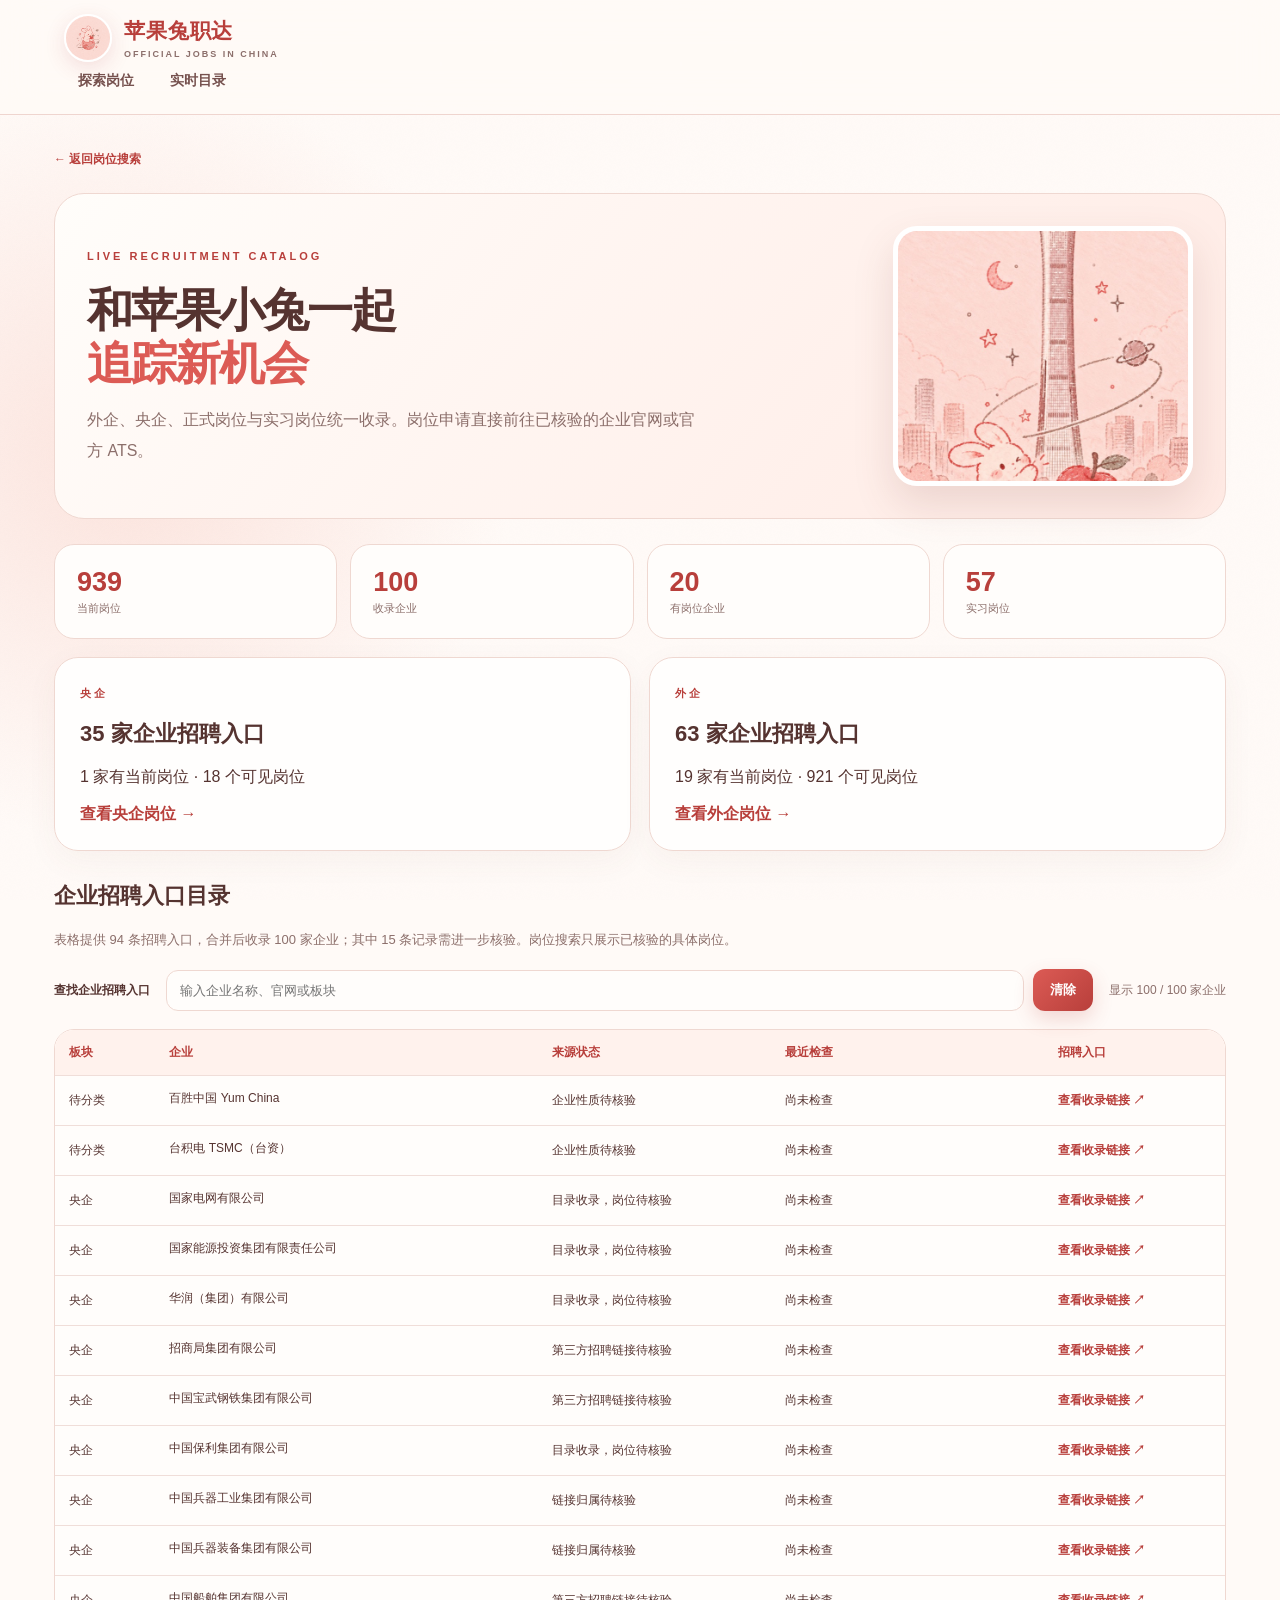
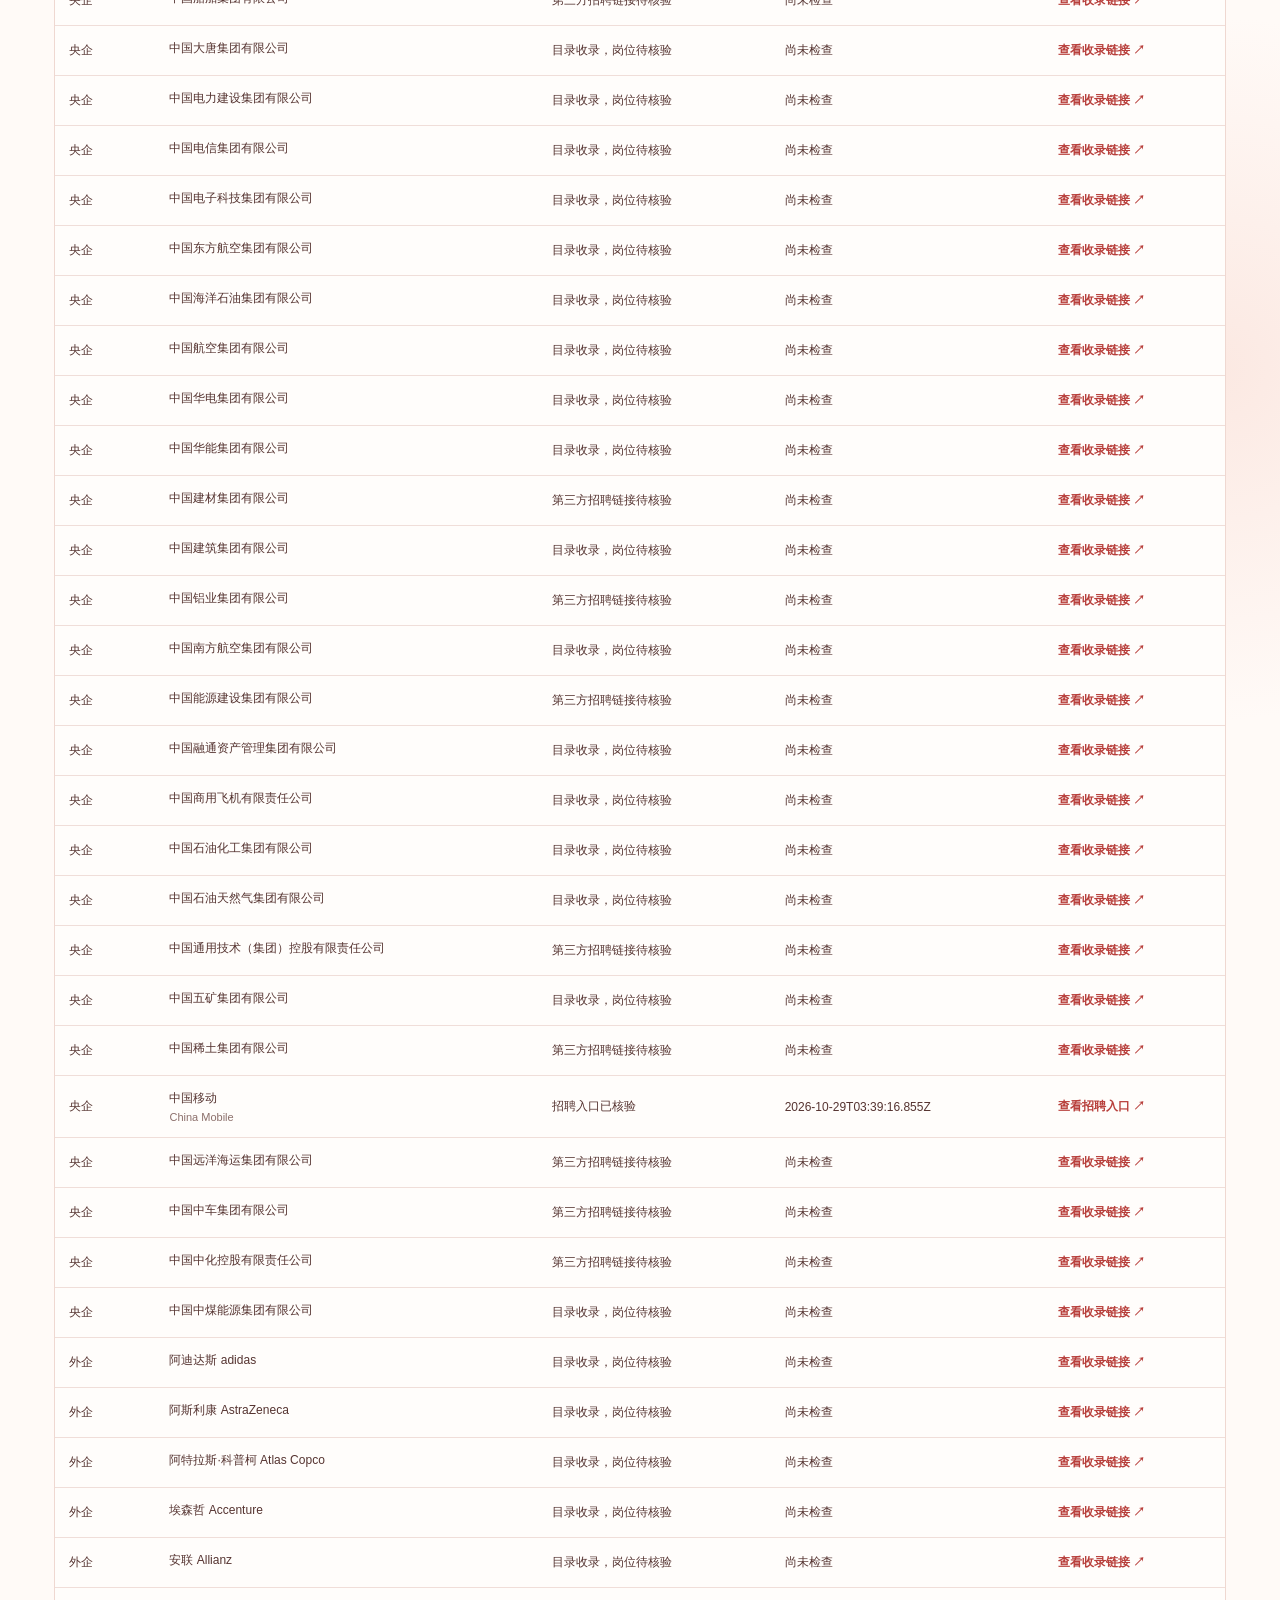
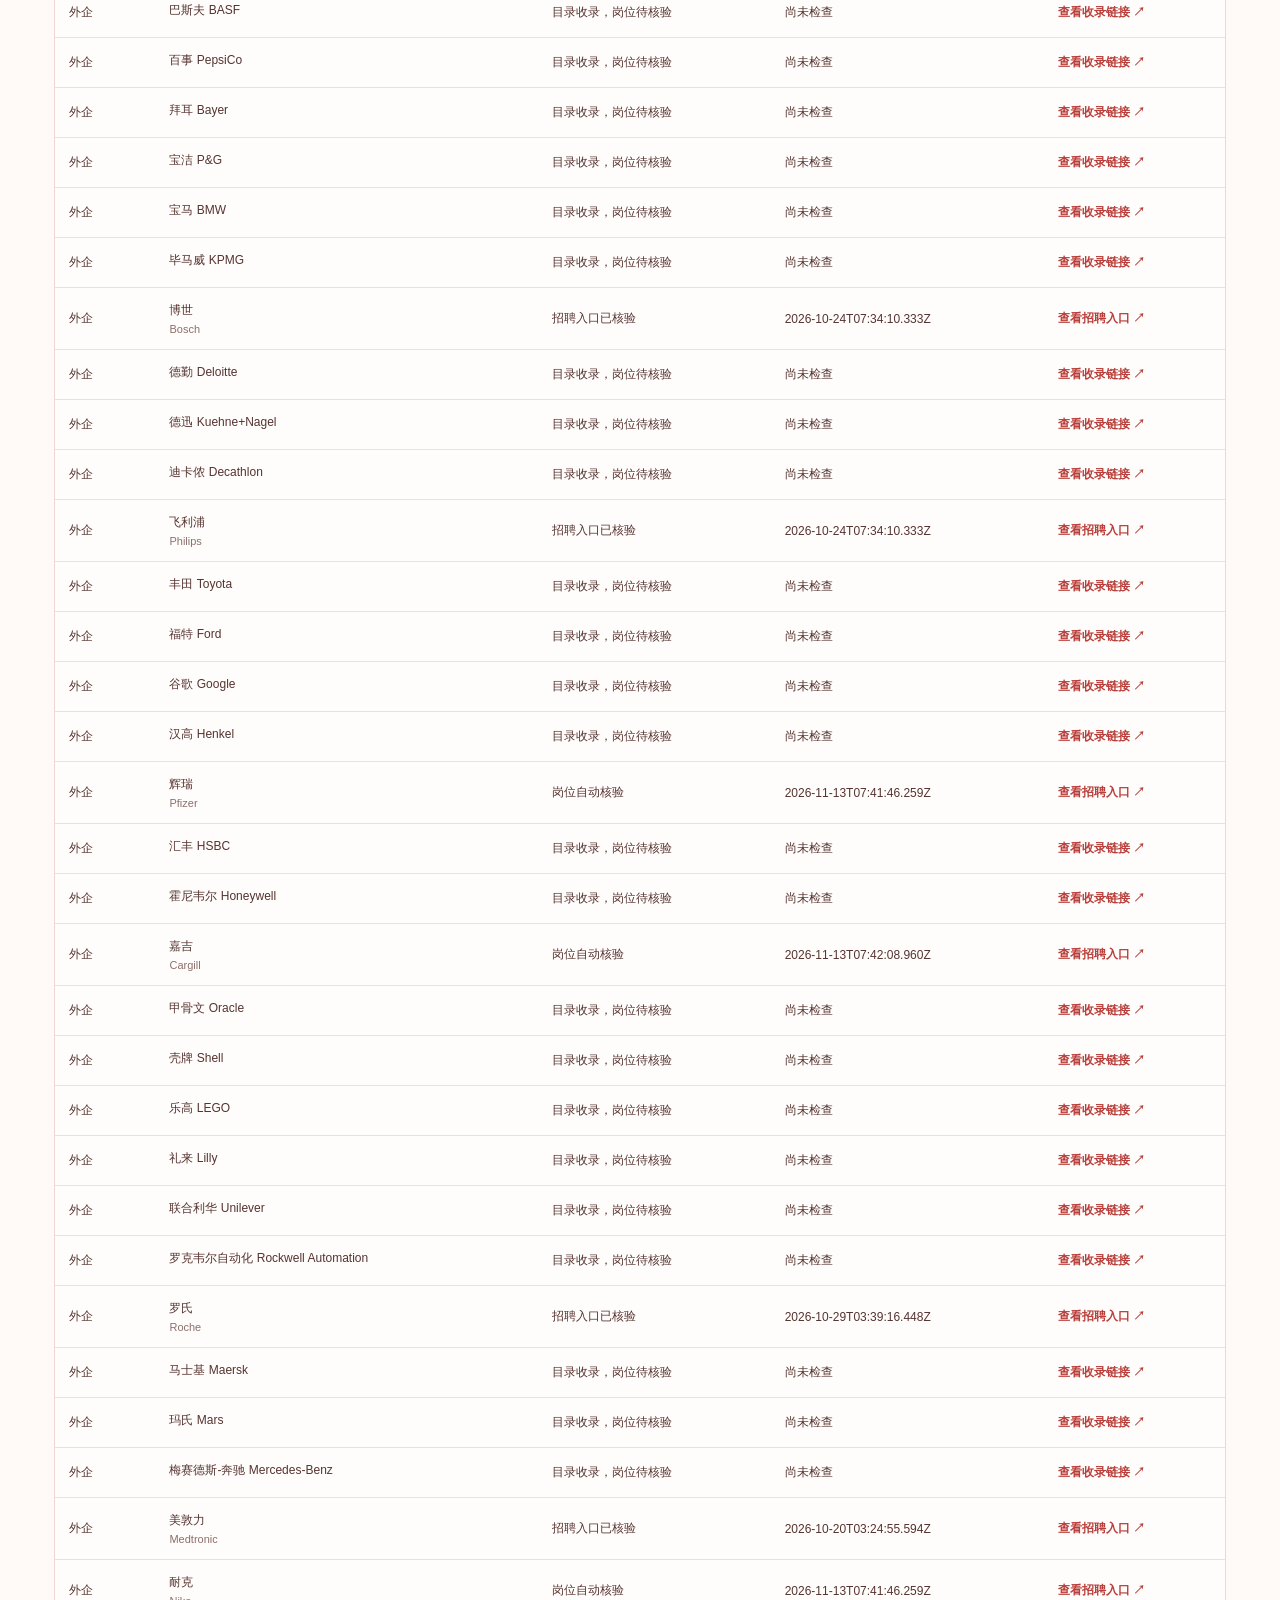
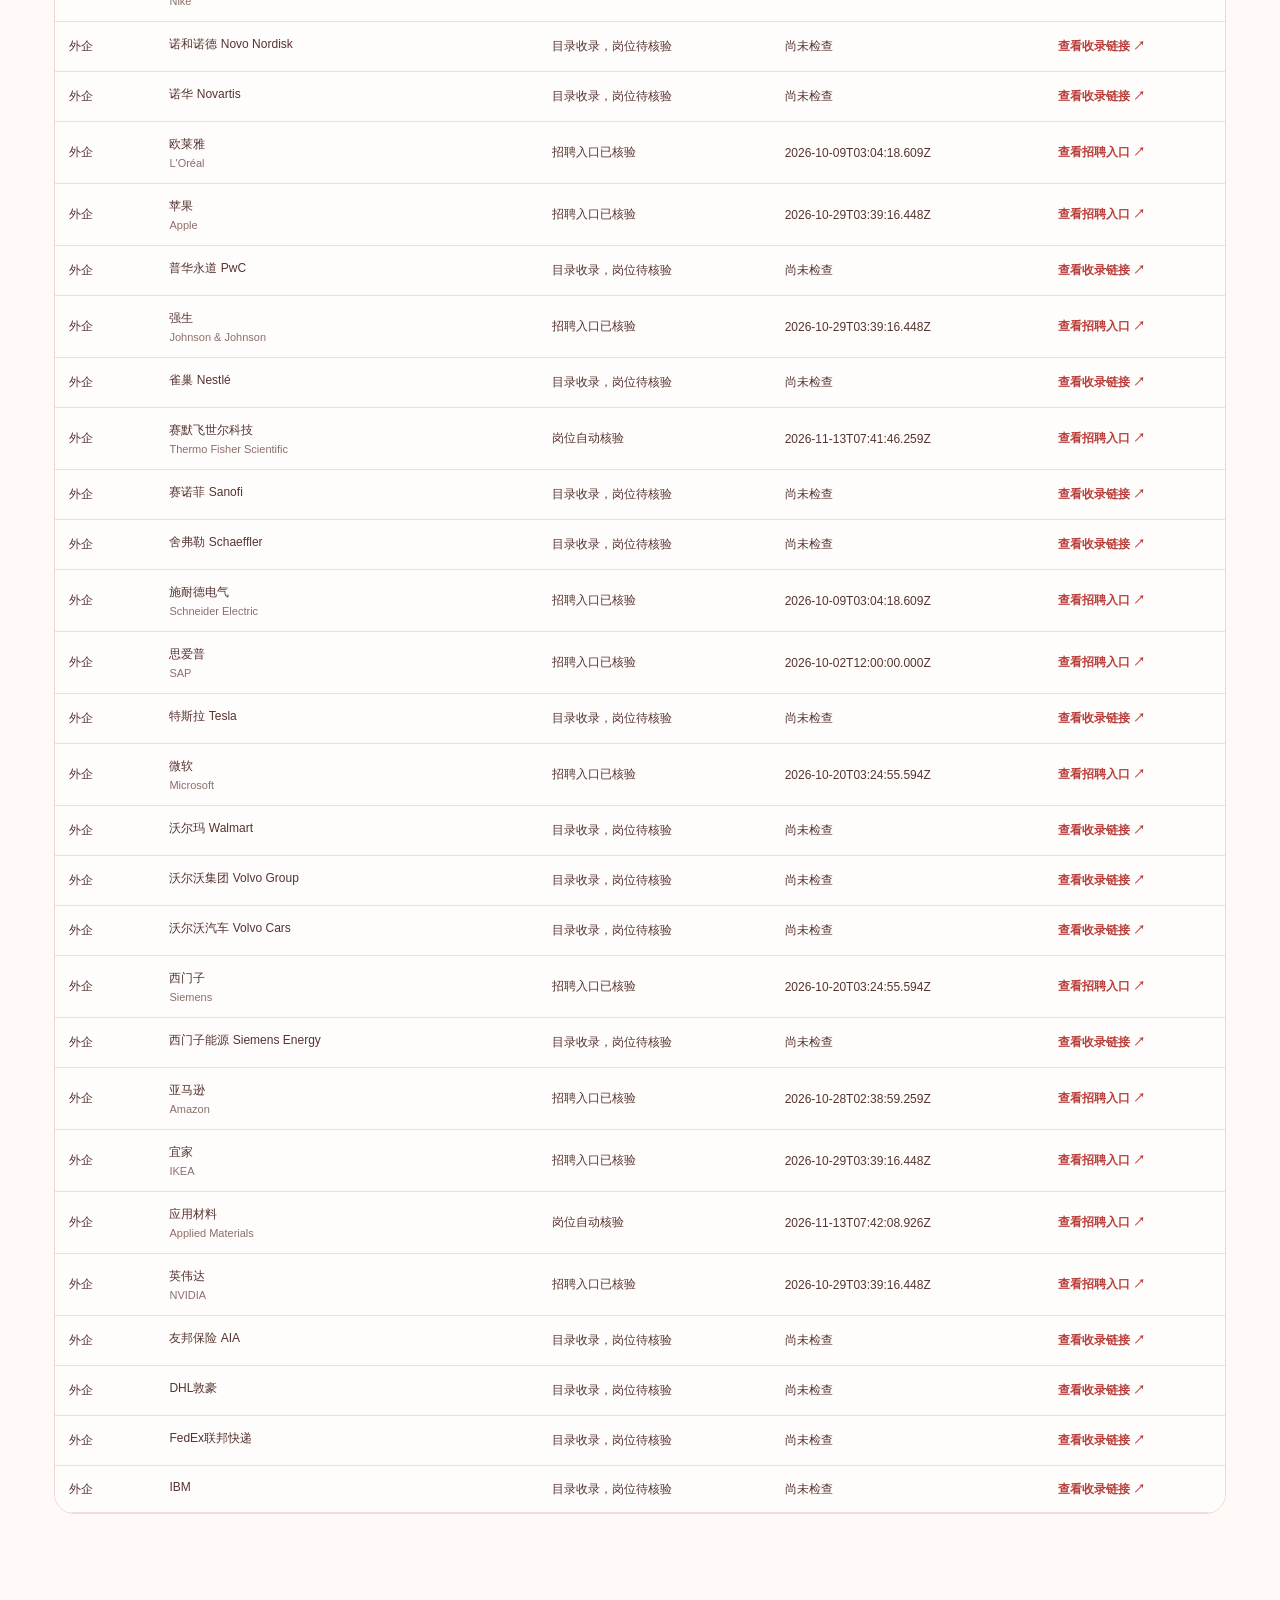
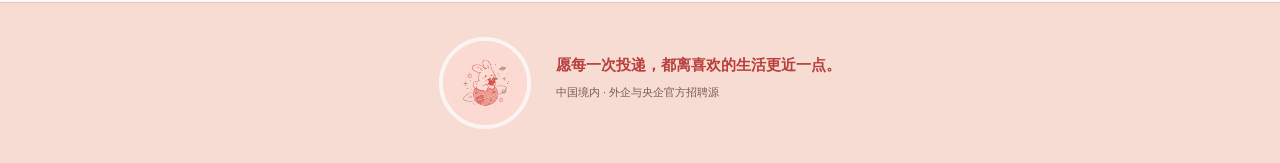
<file: catalog.html>
<!doctype html>
<html lang="zh-CN">
<head>
  <meta charset="utf-8"><meta name="viewport" content="width=device-width,initial-scale=1">
  <title>实时招聘目录｜苹果兔职达</title><link rel="icon" href="./icon.jpg"><link rel="stylesheet" href="./styles.css"><script src="./common.js" defer></script><script src="./catalog.js" defer></script>
</head>
<body>
  <header><div class="nav"><a class="brand" href="./index.html"><img src="./apple-bunny/bunny-apple.jpg" alt="苹果小兔"><span><b>苹果兔职达</b><small>OFFICIAL JOBS IN CHINA</small></span></a><nav><a href="./index.html">探索岗位</a><a href="./catalog.html">实时目录</a></nav></div></header>
  <main class="detail catalog"><a href="./index.html">← 返回岗位搜索</a><section class="detailhead catalog-hero"><div><span class="eyebrow">LIVE RECRUITMENT CATALOG</span><h1>和苹果小兔一起<br><em>追踪新机会</em></h1><p>外企、央企、正式岗位与实习岗位统一收录。岗位申请直接前往已核验的企业官网或官方 ATS。</p></div><img src="./apple-bunny/bunny-city.jpg" alt="苹果小兔与城市中的苹果"></section><div class="stats" id="catalog-stats"></div><div class="segmentcards" id="segment-cards"></div><section class="sourcepanel"><h2>企业招聘入口目录</h2><p class="source-summary" id="source-summary"></p><div class="source-search" role="search"><label for="source-query">查找企业招聘入口</label><div><input id="source-query" type="search" placeholder="输入企业名称、官网或板块"><button id="source-clear" type="button">清除</button></div><span id="source-match-count" aria-live="polite"></span></div><div class="tablewrap"><table><thead><tr><th>板块</th><th>企业</th><th>来源状态</th><th>最近检查</th><th>招聘入口</th></tr></thead><tbody id="source-rows"></tbody></table></div></section></main>
  <footer><img src="./apple-bunny/bunny-apple.jpg" alt="苹果小兔"><div><strong>愿每一次投递，都离喜欢的生活更近一点。</strong><p>中国境内 · 外企与央企官方招聘源</p></div></footer>
</body>
</html>
</file>
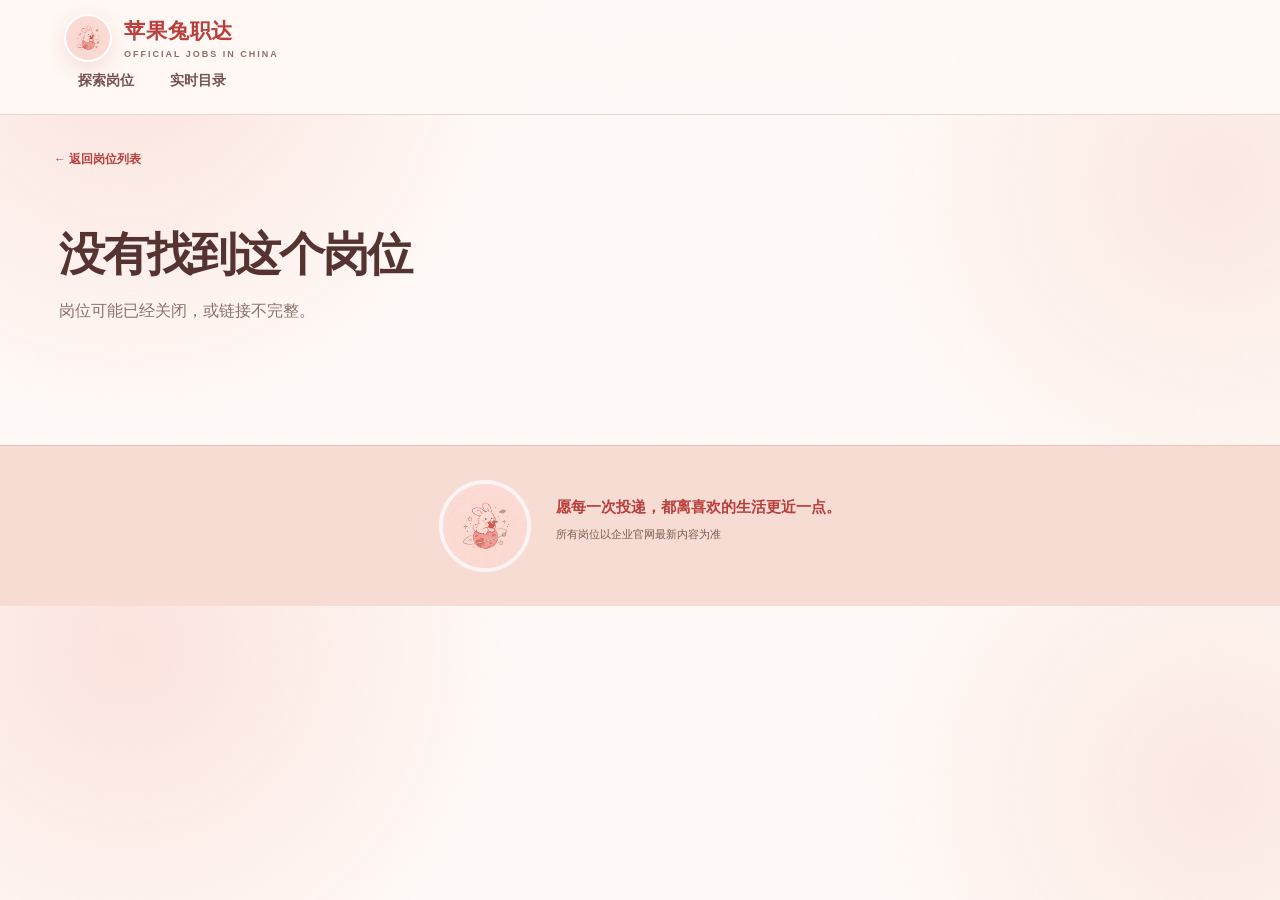
<file: job.html>
<!doctype html>
<html lang="zh-CN">
<head>
  <meta charset="utf-8"><meta name="viewport" content="width=device-width,initial-scale=1">
  <title>职位详情｜苹果兔职达</title><link rel="icon" href="./icon.jpg"><link rel="stylesheet" href="./styles.css"><script src="./common.js" defer></script><script src="./job.js" defer></script>
</head>
<body>
  <header><div class="nav"><a class="brand" href="./index.html"><img src="./apple-bunny/bunny-apple.jpg" alt="苹果小兔"><span><b>苹果兔职达</b><small>OFFICIAL JOBS IN CHINA</small></span></a><nav><a href="./index.html">探索岗位</a><a href="./catalog.html">实时目录</a></nav></div></header>
  <main class="detail" id="job-detail"><a href="./index.html">← 返回岗位列表</a><section class="detailhead"><p>正在读取职位信息…</p></section></main>
  <footer><img src="./apple-bunny/bunny-apple.jpg" alt="苹果小兔"><div><strong>愿每一次投递，都离喜欢的生活更近一点。</strong><p>所有岗位以企业官网最新内容为准</p></div></footer>
</body>
</html>
</file>
<file: styles.css>
:root{--paper:#fffaf7;--paper-strong:#fff4ef;--blush:#f9d9d1;--peach:#f3b9aa;--apple:#dc5b55;--apple-dark:#b83f3b;--ink:#553330;--muted:#8c6f6b;--line:#efd8d1;--leaf:#6d806f;--white:#fffefd;--shadow:0 24px 70px rgba(151,75,68,.12)}
*{box-sizing:border-box}html{scroll-behavior:smooth}
body{margin:0;color:var(--ink);font-family:ui-rounded,"SF Pro Rounded","PingFang SC","Microsoft YaHei",Arial,sans-serif;background:radial-gradient(circle at 10% 7%,rgba(249,209,200,.55),transparent 24rem),radial-gradient(circle at 95% 30%,rgba(250,225,217,.7),transparent 22rem),var(--paper)}
body:before{content:"";position:fixed;inset:0;pointer-events:none;opacity:.32;background-image:url("data:image/svg+xml,%3Csvg xmlns='http://www.w3.org/2000/svg' width='120' height='120' viewBox='0 0 120 120'%3E%3Cfilter id='n'%3E%3CfeTurbulence type='fractalNoise' baseFrequency='.9' numOctaves='3' stitchTiles='stitch'/%3E%3C/filter%3E%3Crect width='100%25' height='100%25' filter='url(%23n)' opacity='.04'/%3E%3C/svg%3E")}
a{color:inherit;text-decoration:none}
header{position:sticky;top:0;z-index:30;background:rgba(255,250,247,.9);backdrop-filter:blur(18px);border-bottom:1px solid rgba(226,183,174,.55);padding:14px max(5%,calc((100vw - 1220px)/2));display:flex;align-items:center;justify-content:space-between;gap:28px}
.brand{display:flex;align-items:center;gap:12px;font-size:21px;font-weight:900;color:var(--apple-dark);letter-spacing:.04em}.brand img{width:48px;height:48px;object-fit:cover;border-radius:50%;border:2px solid #fff;box-shadow:0 6px 20px rgba(184,63,59,.15)}.brand span{display:block}.brand small{display:block;font-size:9px;letter-spacing:2px;margin-top:4px;color:var(--muted);font-weight:700}
nav{display:flex;gap:8px;font-size:14px;font-weight:700;color:#76514e}nav a{padding:10px 14px;border-radius:999px;transition:.2s ease}nav a:hover{background:#fee8e2;color:var(--apple-dark)}
main{position:relative;max-width:1220px;margin:auto;padding:32px 24px 88px}
.hero{min-height:535px;display:grid;grid-template-columns:1.02fr .98fr;align-items:center;gap:50px;padding:52px 54px 76px;border:1px solid rgba(235,193,184,.86);border-radius:38px;background:linear-gradient(135deg,rgba(255,253,250,.96),rgba(255,237,232,.9));box-shadow:var(--shadow);overflow:hidden;position:relative}
.hero:before,.hero:after{position:absolute;color:rgba(220,91,85,.25);font-size:80px;line-height:1}.hero:before{content:"★";left:48%;top:22px;transform:rotate(-12deg)}.hero:after{content:"✦";right:27px;bottom:20px}
.hero-copy{position:relative;z-index:2;padding-left:6px}.eyebrow,.section-kicker{font-size:11px;letter-spacing:3px;font-weight:900;color:var(--apple-dark)}
h1{font-size:52px;line-height:1.16;letter-spacing:-2px;margin:20px 0 22px;color:var(--ink)}em{font-style:normal;color:var(--apple);position:relative;white-space:nowrap}em:after{content:"";position:absolute;height:8px;background:rgba(220,91,85,.15);border-radius:99px;left:0;right:0;bottom:2px;z-index:-1}.hero p,.detailhead p{color:var(--muted);font-size:16px;line-height:1.9;margin:0}
.hero-stats{display:grid;grid-template-columns:repeat(4,minmax(0,1fr));gap:10px;margin-top:34px}.hero-stats div{min-width:0;background:rgba(255,255,255,.72);border:1px solid rgba(239,203,196,.82);border-radius:18px;padding:14px 12px;box-shadow:0 8px 24px rgba(158,83,74,.06)}.hero-stats strong{display:block;font-size:25px;color:var(--apple-dark)}.hero-stats span{font-size:11px;line-height:1.5;color:var(--muted)}
.hero-art{position:relative;z-index:2;justify-self:end;width:min(100%,470px);padding:14px}.hero-art img{display:block;width:100%;aspect-ratio:1;object-fit:cover;border-radius:32px;border:7px solid rgba(255,255,255,.82);box-shadow:0 26px 55px rgba(150,75,67,.2);transform:rotate(2deg)}.art-note{position:absolute;z-index:3;left:-28px;top:-4px;background:#fffdfb;color:var(--apple-dark);font-weight:800;font-size:13px;padding:13px 18px;border-radius:15px 15px 15px 4px;border:1px solid var(--line);box-shadow:0 12px 28px rgba(137,74,67,.12);transform:rotate(-3deg)}.orbit-dot{position:absolute;color:var(--apple);font-weight:bold;font-size:25px}.orbit-one{right:-8px;top:24px}.orbit-two{left:-14px;bottom:32px}
.filters{position:relative;z-index:4;margin:-40px 28px 0;background:rgba(255,254,253,.96);border:1px solid var(--line);border-radius:26px;padding:23px 24px 18px;box-shadow:0 18px 48px rgba(128,68,62,.13)}.filter-heading{display:flex;justify-content:space-between;align-items:center;margin-bottom:15px}.filter-heading>div{display:flex;align-items:center;gap:10px}.filter-heading div span{width:29px;height:29px;display:grid;place-items:center;border-radius:50%;background:var(--apple);color:white;font-size:11px}.filter-heading strong{font-size:15px}.filter-heading small{color:var(--muted);font-size:11px}.filter-heading small b{color:var(--apple-dark)}
.search{display:flex;align-items:center;gap:10px;background:#fff9f6;border:1px solid #ebd1cb;border-radius:16px;padding:7px}.search-icon{font-size:27px;color:var(--apple);padding-left:10px;transform:rotate(-20deg)}input,select{font:inherit;padding:12px 13px;border:1px solid var(--line);border-radius:12px;background:#fffdfa;color:var(--ink);font-size:13px;outline:none;transition:border-color .2s,box-shadow .2s}input:focus,select:focus{border-color:var(--apple);box-shadow:0 0 0 3px rgba(220,91,85,.1)}.search input{flex:1;min-width:0;border:0;background:transparent;font-size:15px;box-shadow:none}
button,.button{background:linear-gradient(135deg,var(--apple),var(--apple-dark));color:white;border:0;border-radius:12px;padding:14px 22px;font-size:13px;font-weight:800;cursor:pointer;display:inline-block;box-shadow:0 8px 20px rgba(184,63,59,.19);transition:transform .2s,box-shadow .2s}button:hover,.button:hover{transform:translateY(-2px);box-shadow:0 12px 24px rgba(184,63,59,.25)}.search button span{font-size:16px;margin-left:4px}
.selects{display:grid;grid-template-columns:repeat(5,minmax(0,1fr));gap:12px;margin-top:14px}.filter-field{min-width:0}.filter-field label{display:block;margin:0 0 7px 3px;color:var(--ink);font-size:12px;font-weight:800}.filter-field select{width:100%;background:#fff}.filterbottom{display:flex;justify-content:space-between;font-size:11px;color:var(--muted);margin-top:13px;padding:0 3px}.filterbottom a{color:var(--apple-dark);font-weight:800}
.sectiontitle{display:flex;align-items:flex-end;justify-content:space-between;margin:50px 4px 22px}.sectiontitle h2{margin:7px 0 0}.sectiontitle>span{font-size:11px;color:var(--muted);padding-bottom:5px}h2{font-size:22px;line-height:1.35}h2 small{font-size:13px;font-weight:600;color:var(--apple);margin-left:10px}
.cards{display:grid;grid-template-columns:repeat(2,1fr);gap:18px}article{background:rgba(255,254,253,.96);border:1px solid var(--line);border-radius:24px;padding:25px;box-shadow:0 10px 32px rgba(127,71,64,.05)}.cards article{position:relative;overflow:hidden;transition:transform .25s ease,border-color .25s ease,box-shadow .25s ease}.cards article:after{content:"";position:absolute;right:-34px;top:-37px;width:110px;height:110px;border:22px solid rgba(220,91,85,.045);border-radius:50%}.cards article:hover{transform:translateY(-4px);border-color:#e8b8ad;box-shadow:0 20px 45px rgba(132,72,65,.11)}
.cardtop{position:relative;z-index:1;display:flex;align-items:center;gap:12px}.companyicon{position:relative;width:44px;height:44px;border-radius:15px;background:linear-gradient(145deg,#ffe3dc,#fff7f4);color:var(--apple-dark);display:grid;place-items:center;font-size:20px;font-weight:900;border:1px solid #f0c9c0}.companyicon i{position:absolute;right:-3px;top:-4px;color:var(--leaf);font-size:10px;font-style:normal}.muted{font-size:11px;color:var(--muted);margin-top:4px}.badge{margin-left:auto;color:#9a554e;background:#ffebe6;font-size:10px;padding:6px 8px;border-radius:999px;white-space:nowrap}
h3{position:relative;z-index:1;font-size:21px;line-height:1.45;margin:24px 0 7px}.english{position:relative;z-index:1;font-size:13px;line-height:1.55;color:var(--muted);margin:0 0 18px}.tags{position:relative;z-index:1;display:flex;gap:7px;flex-wrap:wrap}.tags span{font-size:11px;background:#fff4ef;padding:7px 9px;border-radius:8px;color:#765853;border:1px solid #f3ded8}.tags .intern{background:#eef4ec;color:#56705b;border-color:#dce8da;font-weight:bold}.dates{font-size:11px;line-height:1.9;color:#9a7e79;margin:21px 0 17px}.cardfooter{border-top:1px dashed #ead4ce;padding-top:16px;display:flex;justify-content:space-between;font-size:12px;color:var(--apple-dark)}.cardfooter a:last-child{font-weight:900}
.empty{display:flex;align-items:center;justify-content:center;gap:28px;background:#fffdfb;border:1px solid var(--line);border-radius:28px;padding:35px}.empty img{width:180px;height:180px;object-fit:cover;border-radius:50%}.empty h2{margin-top:0}.empty p{color:var(--muted)}
.detail{padding-top:34px}.detail>a:first-child{display:inline-block;font-size:12px;color:var(--apple-dark);font-weight:800;margin-bottom:10px}.detailhead{padding:30px 5px}.detailhead h1{font-size:46px;margin-bottom:15px}.detailgrid{display:grid;grid-template-columns:1.55fr 1fr;gap:20px}.pre{white-space:pre-wrap;line-height:1.9;color:#735b57;font-size:14px}.kv{display:flex;justify-content:space-between;gap:18px;font-size:12px;border-bottom:1px dashed #ead7d2;padding:12px 0}.kv span{color:#987b76}.kv b{font-weight:700;text-align:right}.notice{font-size:12px;background:#fff0da;color:#895b2a;padding:13px 16px;border-radius:12px;margin:20px 0;width:fit-content}.bunny-tip{display:flex;align-items:center;gap:12px;background:#fff1ed;border-radius:17px;padding:10px;margin:-8px -8px 22px}.bunny-tip img{width:72px;height:72px;border-radius:14px;object-fit:cover}.bunny-tip p{font-size:11px;line-height:1.7;color:var(--muted);margin:0}.bunny-tip strong{font-size:13px;color:var(--apple-dark)}
.catalog-hero{display:grid;grid-template-columns:1.15fr .85fr;align-items:center;gap:40px;padding:32px;background:linear-gradient(130deg,#fffdfa,#ffeae4);border:1px solid var(--line);border-radius:30px;margin:15px 0 25px}.catalog-hero img{justify-self:end;width:min(100%,300px);height:260px;object-fit:cover;object-position:center 65%;border-radius:24px;border:5px solid white;box-shadow:0 18px 40px rgba(125,68,62,.15)}.stats{display:grid;grid-template-columns:repeat(4,1fr);gap:13px;margin-bottom:18px}.stats div{background:#fffdfb;border:1px solid var(--line);border-radius:20px;padding:22px}.stats strong{display:block;font-size:27px;color:var(--apple-dark)}.stats span{font-size:11px;color:var(--muted)}.segmentcards{display:grid;grid-template-columns:repeat(2,1fr);gap:18px}.segmentcards article a,.sourcepanel a{color:var(--apple-dark);font-weight:800}.sourcepanel{margin-top:30px}.source-summary{font-size:13px;line-height:1.7;color:var(--muted);margin:8px 0 18px}.source-search{display:flex;align-items:center;flex-wrap:wrap;gap:10px 16px;margin:15px 0 18px}.source-search label{font-size:12px;font-weight:800;white-space:nowrap}.source-search>div{display:flex;align-items:center;gap:9px;flex:1;min-width:220px}.source-search input{width:100%;min-width:0;background:#fffdfb}.source-search button{white-space:nowrap;padding:12px 17px}.source-search span{font-size:12px;color:var(--muted)}.source-search span a{margin-left:5px}.sourceform{display:flex;gap:10px;flex-wrap:wrap;margin:15px 0}.sourceform input:not([type=checkbox]){flex:1;min-width:180px}
.tablewrap{overflow:auto;border:1px solid var(--line);border-radius:20px}table{border-collapse:collapse;width:100%;background:#fffdfb;font-size:12px}td,th{padding:14px;text-align:left;border-bottom:1px solid #f0ded9}th{background:#fff2ed;color:var(--apple-dark)}
footer{position:relative;display:flex;align-items:center;justify-content:center;gap:25px;padding:34px 24px;background:#f7dcd4;border-top:1px solid #e9c4bb;text-align:left;color:#795b56}footer img{width:92px;height:92px;object-fit:cover;border-radius:50%;border:4px solid rgba(255,255,255,.7)}footer strong{font-size:15px;color:var(--apple-dark)}footer p{font-size:11px;line-height:1.8;margin:8px 0}footer a{font-size:11px;text-decoration:underline}
@media(max-width:900px){.hero{grid-template-columns:1fr;gap:30px}.hero-art{justify-self:center;max-width:470px}.filters{margin:-35px 16px 0}.detailgrid{grid-template-columns:1fr}.selects{grid-template-columns:repeat(2,1fr)}.filter-field:last-child{grid-column:1/-1}.catalog-hero{grid-template-columns:1fr}.catalog-hero img{justify-self:center}.stats{grid-template-columns:repeat(2,1fr)}}
@media(max-width:680px){header{padding:11px 14px}.brand{font-size:16px}.brand img{width:40px;height:40px}.brand small{font-size:7px;letter-spacing:1px}nav{gap:0;font-size:12px}nav a{padding:9px 8px}nav a:last-child{display:none}main{padding:18px 13px 60px}.hero{min-height:auto;padding:40px 24px 70px;border-radius:28px}h1{font-size:38px;letter-spacing:-1px}.hero p{font-size:14px}.hero-stats{grid-template-columns:repeat(2,minmax(0,1fr));gap:8px}.hero-stats div{padding:12px 10px}.hero-stats strong{font-size:21px}.hero-art{padding:4px}.art-note{left:-5px;top:-20px;font-size:11px}.filters{margin:-42px 7px 0;padding:18px 15px;border-radius:22px}.filter-heading small{display:none}.search{flex-wrap:wrap}.search input{min-width:170px}.search button{width:100%}.selects{grid-template-columns:1fr 1fr}.filter-field:last-child{grid-column:1/-1}.filterbottom span{display:none}.filterbottom{justify-content:flex-end}.sectiontitle{margin-top:40px}.sectiontitle>span{display:none}.cards{grid-template-columns:1fr}.badge{font-size:9px}.detailhead h1{font-size:35px}.stats,.segmentcards{grid-template-columns:1fr 1fr}.catalog-hero{padding:23px}.catalog-hero img{height:220px}.source-search>div{min-width:100%}.source-search span{width:100%}.empty{flex-direction:column;text-align:center}.empty img{width:150px;height:150px}footer{flex-direction:column;text-align:center}article{padding:21px}}

/* Static EdgeOne controls */
.filterbottom button{border:0;background:transparent;color:var(--red);font:inherit;cursor:pointer;padding:0}.empty button{border:0;cursor:pointer}.brand{text-decoration:none}
</file>
